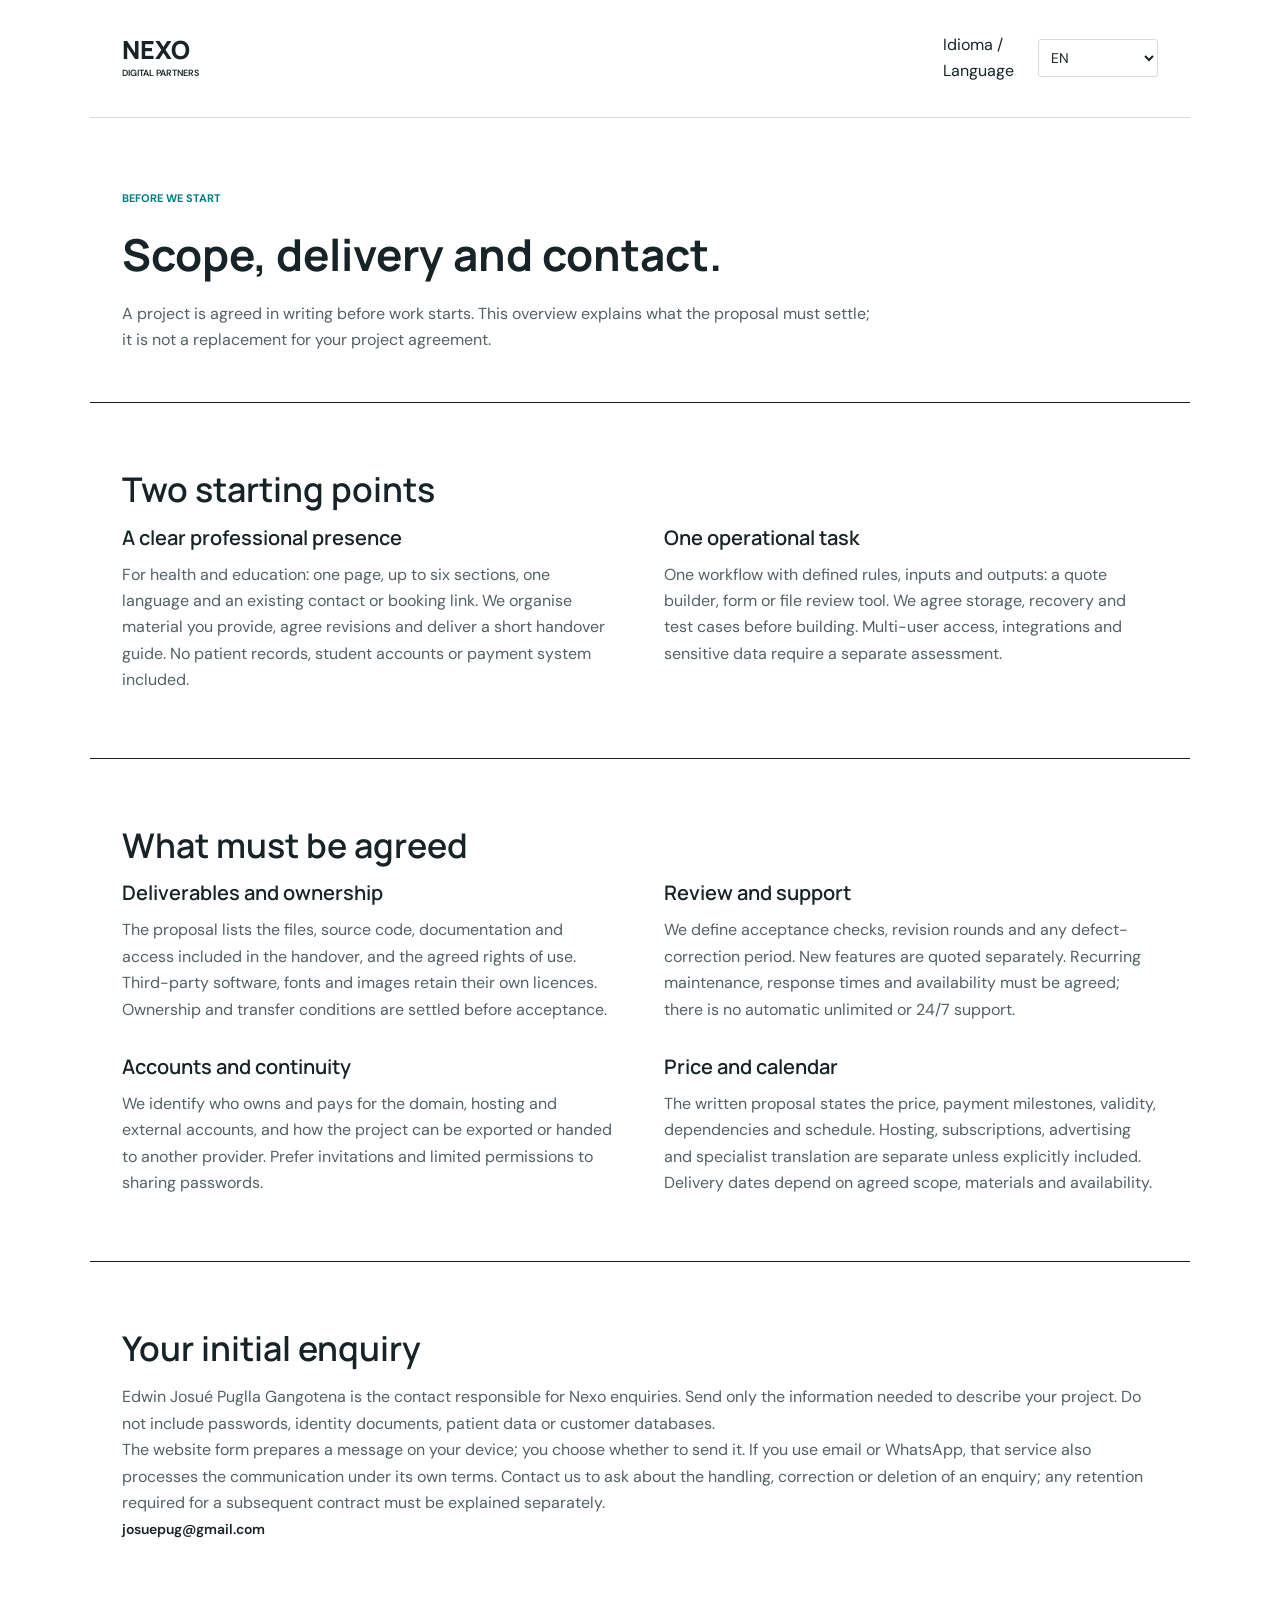
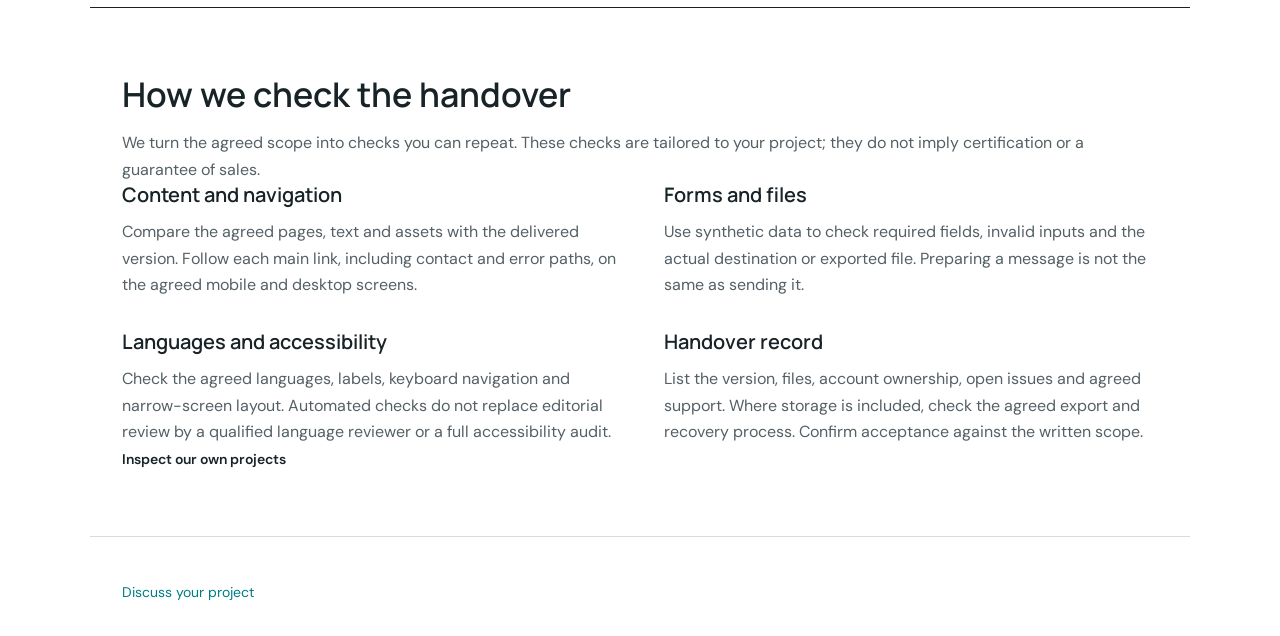
<file: delivery/index.html>
<!doctype html>
<html lang="es">
<head><meta charset="utf-8"><meta name="viewport" content="width=device-width,initial-scale=1"><title>Entrega y contacto | Nexo Digital Partners</title><meta name="description" content="Cómo acordamos el alcance, la entrega, el soporte y el contacto en Nexo."><link rel="stylesheet" href="../styles.css"><link rel="stylesheet" href="../cases/cases.css"><script src="../cases/cases.js" defer></script></head>
<body data-title-es="Entrega y contacto | Nexo Digital Partners" data-title-en="Delivery and contact | Nexo Digital Partners">
<header class="case-header"><a class="brand" href="../"><strong>NEXO<span>DIGITAL PARTNERS</span></strong></a><div><label for="case-language">Idioma / Language</label><select id="case-language"><option value="es">ES</option><option value="en">EN</option></select></div></header>
<main id="main">
<section class="case-intro"><p class="eyebrow" data-en="Before we start">Antes de empezar</p><h1 data-en="Scope, delivery and contact.">Alcance, entrega y contacto.</h1><p data-en="A project is agreed in writing before work starts. This overview explains what the proposal must settle; it is not a replacement for your project agreement.">El proyecto se acuerda por escrito antes de comenzar. Este resumen explica lo que debe quedar definido en la propuesta; no sustituye el acuerdo de tu proyecto.</p></section>
<article class="case-study"><h2 data-en="Two starting points">Dos puntos de partida</h2><div class="case-details">
<section><h3 data-en="A clear professional presence">Una presencia profesional clara</h3><p data-en="For health and education: one page, up to six sections, one language and an existing contact or booking link. We organise material you provide, agree revisions and deliver a short handover guide. No patient records, student accounts or payment system included.">Para salud y educación: una página, hasta seis secciones, un idioma y un enlace de contacto o agenda existente. Organizamos el material que aportas, acordamos revisiones y entregamos una guía breve. No incluye historias clínicas, cuentas de estudiantes ni sistema de cobros.</p></section>
<section><h3 data-en="One operational task">Una tarea operativa</h3><p data-en="One workflow with defined rules, inputs and outputs: a quote builder, form or file review tool. We agree storage, recovery and test cases before building. Multi-user access, integrations and sensitive data require a separate assessment.">Un flujo con reglas, entradas y salidas definidas: cotizador, formulario o revisión de archivos. Acordamos almacenamiento, recuperación y casos de prueba antes de construir. Multiusuario, integraciones y datos sensibles requieren evaluación aparte.</p></section></div></article>
<article class="case-study"><h2 data-en="What must be agreed">Lo que debe quedar acordado</h2><div class="case-details">
<section><h3 data-en="Deliverables and ownership">Entregables y propiedad</h3><p data-en="The proposal lists the files, source code, documentation and access included in the handover, and the agreed rights of use. Third-party software, fonts and images retain their own licences. Ownership and transfer conditions are settled before acceptance.">La propuesta enumera los archivos, código fuente, documentación y accesos incluidos en la entrega, y los derechos de uso acordados. El software, las fuentes y las imágenes de terceros conservan sus licencias. Las condiciones de propiedad y transferencia se resuelven antes de aceptar.</p></section>
<section><h3 data-en="Review and support">Revisión y soporte</h3><p data-en="We define acceptance checks, revision rounds and any defect-correction period. New features are quoted separately. Recurring maintenance, response times and availability must be agreed; there is no automatic unlimited or 24/7 support.">Definimos las comprobaciones de aceptación, rondas de ajustes y el periodo de corrección de defectos, si se incluye. Las funciones nuevas se cotizan aparte. Mantenimiento recurrente, tiempos de respuesta y disponibilidad deben acordarse; no hay soporte ilimitado ni 24/7 automático.</p></section>
<section><h3 data-en="Accounts and continuity">Cuentas y continuidad</h3><p data-en="We identify who owns and pays for the domain, hosting and external accounts, and how the project can be exported or handed to another provider. Prefer invitations and limited permissions to sharing passwords.">Identificamos quién es titular y quién paga el dominio, alojamiento y cuentas externas, y cómo exportar el proyecto o entregarlo a otro proveedor. Preferimos invitaciones y permisos limitados a compartir contraseñas.</p></section>
<section><h3 data-en="Price and calendar">Precio y calendario</h3><p data-en="The written proposal states the price, payment milestones, validity, dependencies and schedule. Hosting, subscriptions, advertising and specialist translation are separate unless explicitly included. Delivery dates depend on agreed scope, materials and availability.">La propuesta escrita indica precio, hitos de pago, vigencia, dependencias y calendario. Alojamiento, suscripciones, publicidad y traducción especializada van aparte salvo inclusión expresa. Las fechas dependen del alcance, materiales y disponibilidad acordados.</p></section></div></article>
<article class="case-study" id="contact-data"><h2 data-en="Your initial enquiry">Tu consulta inicial</h2><p data-en="Edwin Josué Puglla Gangotena is the contact responsible for Nexo enquiries. Send only the information needed to describe your project. Do not include passwords, identity documents, patient data or customer databases.">Edwin Josué Puglla Gangotena es el contacto responsable de las consultas de Nexo. Envía solo la información necesaria para describir tu proyecto. No incluyas contraseñas, documentos de identidad, datos de pacientes ni bases de clientes.</p><p data-en="The website form prepares a message on your device; you choose whether to send it. If you use email or WhatsApp, that service also processes the communication under its own terms. Contact us to ask about the handling, correction or deletion of an enquiry; any retention required for a subsequent contract must be explained separately.">El formulario de la web prepara el mensaje en tu dispositivo; tú decides si lo envías. Si usas correo o WhatsApp, ese servicio también procesa la comunicación según sus propias condiciones. Puedes contactarnos para consultar el tratamiento, corrección o eliminación de una consulta; la conservación necesaria para un contrato posterior debe explicarse por separado.</p><a class="text-link" href="mailto:josuepug@gmail.com">josuepug@gmail.com</a></article>
<article class="case-study" id="acceptance"><h2 data-en="How we check the handover">Cómo comprobamos la entrega</h2><p data-en="We turn the agreed scope into checks you can repeat. These checks are tailored to your project; they do not imply certification or a guarantee of sales.">Convertimos el alcance acordado en comprobaciones que puedes repetir. Se adaptan a tu proyecto; no implican certificación ni garantía de ventas.</p><div class="case-details">
<section><h3 data-en="Content and navigation">Contenido y navegación</h3><p data-en="Compare the agreed pages, text and assets with the delivered version. Follow each main link, including contact and error paths, on the agreed mobile and desktop screens.">Comparar páginas, textos y recursos aprobados con la versión entregada. Recorrer los enlaces principales, incluidos contacto y errores, en las pantallas móviles y de escritorio acordadas.</p></section>
<section><h3 data-en="Forms and files">Formularios y archivos</h3><p data-en="Use synthetic data to check required fields, invalid inputs and the actual destination or exported file. Preparing a message is not the same as sending it.">Usar datos sintéticos para comprobar campos obligatorios, entradas inválidas y el destino real o archivo exportado. Preparar un mensaje no equivale a enviarlo.</p></section>
<section><h3 data-en="Languages and accessibility">Idiomas y accesibilidad</h3><p data-en="Check the agreed languages, labels, keyboard navigation and narrow-screen layout. Automated checks do not replace editorial review by a qualified language reviewer or a full accessibility audit.">Revisar los idiomas acordados, etiquetas, navegación con teclado y presentación en pantallas estrechas. Las pruebas automáticas no sustituyen la revisión editorial por una persona competente en el idioma ni una auditoría completa de accesibilidad.</p></section>
<section><h3 data-en="Handover record">Registro de entrega</h3><p data-en="List the version, files, account ownership, open issues and agreed support. Where storage is included, check the agreed export and recovery process. Confirm acceptance against the written scope.">Enumerar versión, archivos, titularidad de cuentas, incidencias pendientes y soporte acordado. Si incluye almacenamiento, comprobar la exportación y recuperación acordadas. Confirmar aceptación frente al alcance escrito.</p></section>
</div><a class="text-link" href="../cases/" data-en="Inspect our own projects">Comprobar nuestros proyectos propios</a></article>
</main><footer class="case-footer"><a href="../#contacto" data-en="Discuss your project">Conversar sobre tu proyecto</a></footer></body></html>
</file>
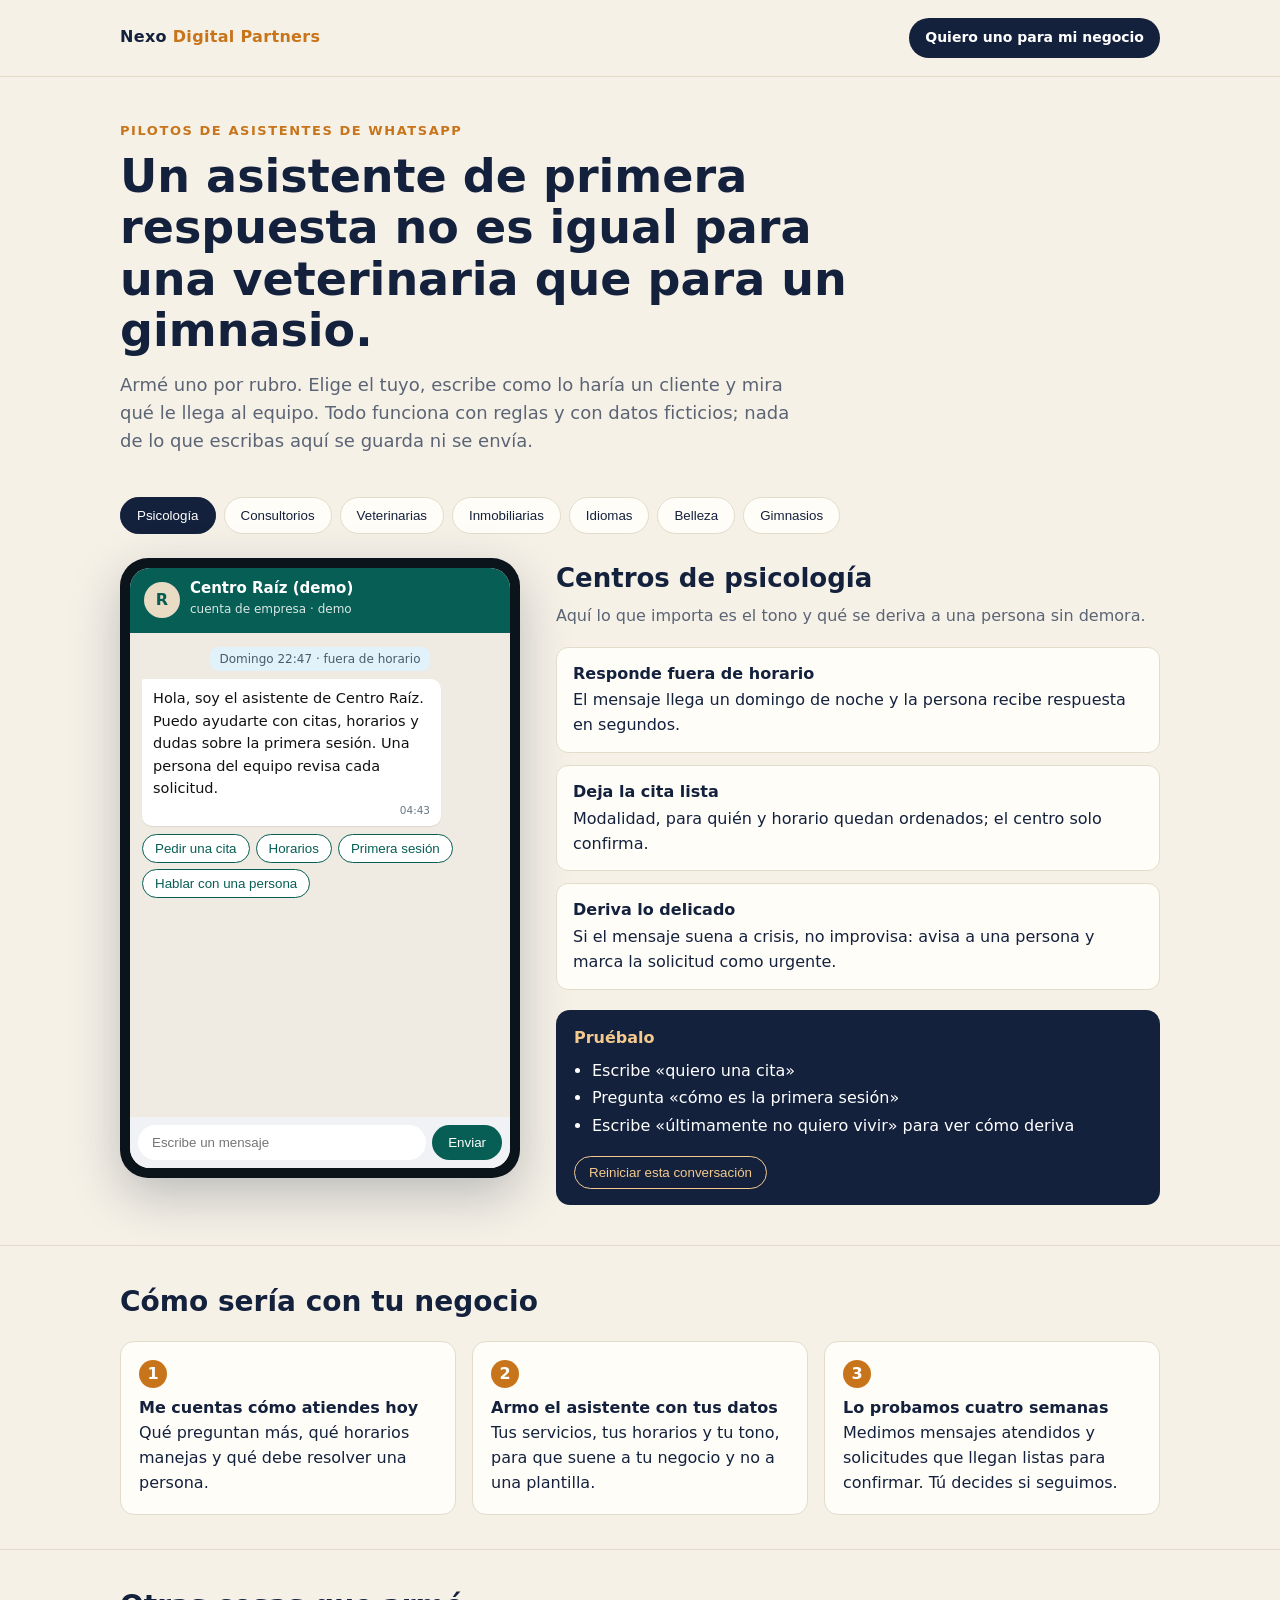
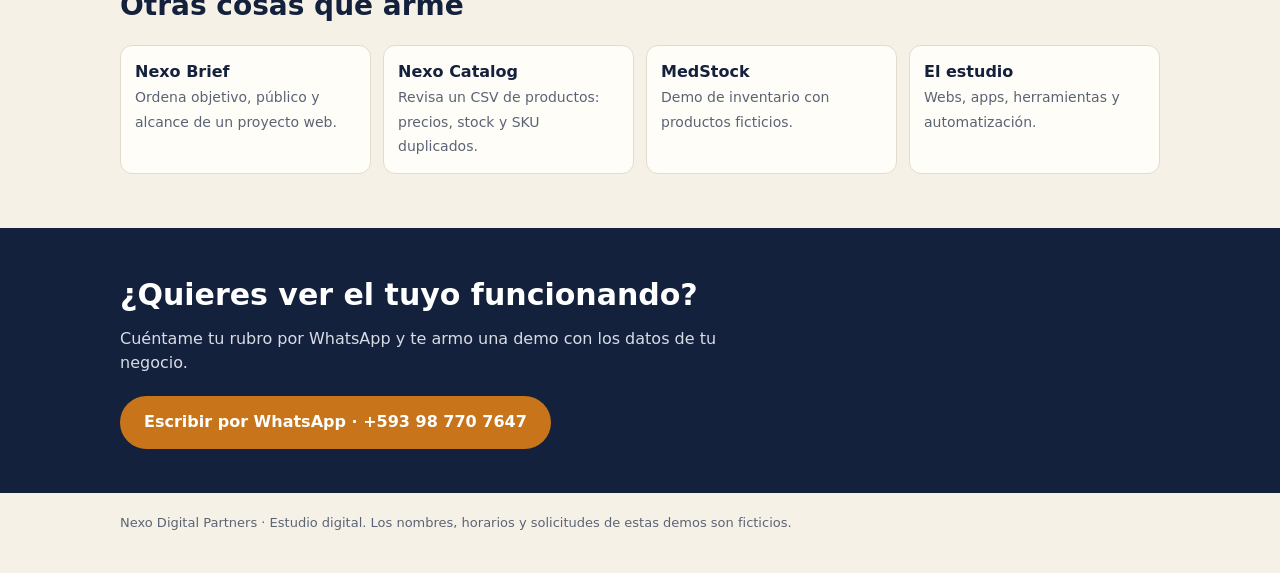
<file: pilotos/index.html>
<!DOCTYPE html>
<html lang="es">
<head>
<meta charset="utf-8">
<meta name="viewport" content="width=device-width, initial-scale=1">
<title>Pilotos de asistentes de WhatsApp · Nexo Digital Partners</title>
<meta name="description" content="Prueba un asistente de primera respuesta para tu rubro: psicología, consultorios, veterinarias, inmobiliarias, idiomas, belleza y gimnasios. Demos con datos ficticios.">
<link rel="canonical" href="https://nexodipa.github.io/nexo-digital-partners/pilotos/">
<meta property="og:title" content="Pilotos de asistentes de WhatsApp · Nexo Digital Partners">
<meta property="og:description" content="Prueba un asistente de primera respuesta para tu rubro. Siete demos con datos ficticios.">
<meta property="og:type" content="website">
<meta property="og:url" content="https://nexodipa.github.io/nexo-digital-partners/pilotos/">
<style>
:root{--cream:#f6f1e7;--paper:#fffdf8;--navy:#14213d;--gray:#5b6475;--amber:#c8741a;--line:#e3dccb;--wa:#dcf8c6;--ok:#2f6b4f}
*{box-sizing:border-box}
html{scroll-behavior:smooth}
body{margin:0;background:var(--cream);color:var(--navy);font-family:Inter,system-ui,-apple-system,"Segoe UI",Roboto,sans-serif;line-height:1.55}
a{color:var(--amber)}
.wrap{max-width:1080px;margin:0 auto;padding:0 20px}
header.top{padding:18px 0;border-bottom:1px solid var(--line)}
header.top .wrap{display:flex;justify-content:space-between;align-items:center;gap:12px}
.brand{font-weight:700;letter-spacing:.02em}
.brand span{color:var(--amber)}
.cta-s{background:var(--navy);color:#fff;text-decoration:none;padding:9px 16px;border-radius:999px;font-size:14px;font-weight:600}
.hero{padding:44px 0 20px}
.kicker{color:var(--amber);font-weight:700;font-size:13px;letter-spacing:.12em;text-transform:uppercase}
h1{font-size:clamp(28px,4.6vw,46px);line-height:1.12;margin:10px 0 14px;max-width:760px}
.lead{font-size:18px;color:var(--gray);max-width:680px;margin:0}
.tabs{display:flex;gap:8px;overflow-x:auto;padding:22px 0 14px;scrollbar-width:thin}
.tab{flex:0 0 auto;border:1px solid var(--line);background:var(--paper);color:var(--navy);padding:10px 16px;border-radius:999px;font:600 14px inherit;cursor:pointer}
.tab[aria-selected=true]{background:var(--navy);color:#fff;border-color:var(--navy)}
.tab:focus-visible,.chip:focus-visible,button:focus-visible,input:focus-visible,a:focus-visible{outline:3px solid var(--amber);outline-offset:2px}
.stage{display:grid;grid-template-columns:minmax(0,400px) minmax(0,1fr);gap:36px;align-items:start;padding:10px 0 40px}
.phone{background:#0b141a;border-radius:28px;padding:10px;box-shadow:0 18px 50px rgba(20,33,61,.25);max-width:400px;width:100%}
.screen{background:#efeae2;border-radius:20px;overflow:hidden;display:flex;flex-direction:column;height:600px}
.wa-head{background:#075e54;color:#fff;padding:12px 14px;display:flex;gap:10px;align-items:center}
.av{width:36px;height:36px;border-radius:50%;background:#e8dcc4;color:#075e54;display:flex;align-items:center;justify-content:center;font-weight:800}
.wa-head b{display:block;font-size:15px;line-height:1.1}
.wa-head small{opacity:.85;font-size:12px}
.log{flex:1;overflow-y:auto;padding:14px 12px;display:flex;flex-direction:column;gap:8px}
.day{align-self:center;background:#e1f2fb;color:#4a5c68;font-size:12px;padding:3px 10px;border-radius:8px}
.msg{max-width:84%;padding:8px 11px;border-radius:10px;font-size:14.5px;white-space:pre-wrap;box-shadow:0 1px 1px rgba(0,0,0,.08);color:#111}
.msg.bot{background:#fff;align-self:flex-start;border-top-left-radius:2px}
.msg.me{background:var(--wa);align-self:flex-end;border-top-right-radius:2px}
.msg time{display:block;text-align:right;font-size:10.5px;color:#667781;margin-top:2px}
.chips{display:flex;flex-wrap:wrap;gap:6px;align-self:flex-start;max-width:92%}
.chip{border:1px solid #075e54;background:#fff;color:#075e54;border-radius:999px;padding:6px 12px;font:600 13px inherit;cursor:pointer}
.chip:hover{background:#e7f3ef}
.card{background:#fff;border:1px solid var(--line);border-left:5px solid var(--ok);border-radius:10px;padding:10px 12px;font-size:13.5px;align-self:stretch}
.card.urgent{border-left-color:#b3261e}
.card h4{margin:0 0 6px;font-size:13px;letter-spacing:.06em;text-transform:uppercase;color:var(--gray)}
.card dl{margin:0;display:grid;grid-template-columns:auto 1fr;gap:2px 10px}
.card dt{color:var(--gray)}
.card dd{margin:0;font-weight:600}
.card p{margin:8px 0 0;color:var(--ok);font-weight:600}
.card.urgent p{color:#b3261e}
.compose{display:flex;gap:6px;padding:8px;background:#f0f2f5}
.compose input{flex:1;border:0;border-radius:999px;padding:10px 14px;font:14.5px inherit}
.compose button{border:0;background:#075e54;color:#fff;border-radius:999px;padding:0 16px;font:700 14px inherit;cursor:pointer}
.side h2{font-size:26px;margin:0 0 6px}
.side .sub{color:var(--gray);margin:0 0 18px}
.facts{list-style:none;margin:0 0 20px;padding:0;display:grid;gap:12px}
.facts li{background:var(--paper);border:1px solid var(--line);border-radius:12px;padding:14px 16px}
.facts b{display:block;margin-bottom:2px}
.try{background:var(--navy);color:#fff;border-radius:14px;padding:16px 18px}
.try b{color:#f4c98d}
.try ul{margin:8px 0 0;padding-left:18px}
.try li{margin:3px 0}
.reset{background:none;border:1px solid #f4c98d;color:#f4c98d;border-radius:999px;padding:8px 14px;font:600 13px inherit;cursor:pointer;margin-top:14px}
section.how{padding:34px 0;border-top:1px solid var(--line)}
section.how h2{font-size:28px;margin:0 0 18px}
.steps{display:grid;grid-template-columns:repeat(3,1fr);gap:16px;list-style:none;padding:0;margin:0;counter-reset:s}
.steps li{background:var(--paper);border:1px solid var(--line);border-radius:14px;padding:18px;counter-increment:s}
.steps li::before{content:counter(s);display:inline-flex;width:28px;height:28px;border-radius:50%;background:var(--amber);color:#fff;align-items:center;justify-content:center;font-weight:700;margin-bottom:8px}
.steps b{display:block}
.others{display:grid;grid-template-columns:repeat(4,1fr);gap:12px}
.others a{display:block;background:var(--paper);border:1px solid var(--line);border-radius:12px;padding:14px;text-decoration:none;color:var(--navy)}
.others a b{display:block}
.others a span{color:var(--gray);font-size:14px}
.final{background:var(--navy);color:#fff;padding:44px 0;margin-top:20px}
.final h2{margin:0 0 8px;font-size:30px}
.final p{margin:0 0 20px;color:#d8dce6;max-width:620px}
.wa-btn{display:inline-block;background:var(--amber);color:#fff;text-decoration:none;padding:14px 24px;border-radius:999px;font-weight:700}
footer{padding:20px 0 40px;color:var(--gray);font-size:13px}
@media(max-width:860px){.stage{grid-template-columns:1fr}.phone{margin:0 auto}.steps,.others{grid-template-columns:1fr 1fr}}
@media(max-width:520px){.steps,.others{grid-template-columns:1fr}.screen{height:540px}}
@media(prefers-reduced-motion:reduce){html{scroll-behavior:auto}}
</style>
</head>
<body>
<header class="top"><div class="wrap">
  <div class="brand">Nexo <span>Digital Partners</span></div>
  <a class="cta-s" href="#contacto">Quiero uno para mi negocio</a>
</div></header>

<main>
<div class="wrap">
  <div class="hero">
    <div class="kicker">Pilotos de asistentes de WhatsApp</div>
    <h1>Un asistente de primera respuesta no es igual para una veterinaria que para un gimnasio.</h1>
    <p class="lead">Armé uno por rubro. Elige el tuyo, escribe como lo haría un cliente y mira qué le llega al equipo. Todo funciona con reglas y con datos ficticios; nada de lo que escribas aquí se guarda ni se envía.</p>
  </div>

  <div class="tabs" role="tablist" aria-label="Rubros" id="tabs"></div>

  <div class="stage">
    <div class="phone" aria-label="Simulación de chat de WhatsApp">
      <div class="screen">
        <div class="wa-head"><div class="av" id="av">N</div><div><b id="bizname">Negocio</b><small>cuenta de empresa · demo</small></div></div>
        <div class="log" id="log" role="log" aria-live="polite"></div>
        <form class="compose" id="form" autocomplete="off">
          <input id="inp" type="text" placeholder="Escribe un mensaje" aria-label="Escribe un mensaje">
          <button type="submit">Enviar</button>
        </form>
      </div>
    </div>

    <div class="side">
      <h2 id="sTitle"></h2>
      <p class="sub" id="sSub"></p>
      <ul class="facts" id="facts"></ul>
      <div class="try"><b>Pruébalo</b>
        <ul id="tryList"></ul>
        <button class="reset" id="reset" type="button">Reiniciar esta conversación</button>
      </div>
    </div>
  </div>
</div>

<section class="how"><div class="wrap">
  <h2>Cómo sería con tu negocio</h2>
  <ol class="steps">
    <li><b>Me cuentas cómo atiendes hoy</b>Qué preguntan más, qué horarios manejas y qué debe resolver una persona.</li>
    <li><b>Armo el asistente con tus datos</b>Tus servicios, tus horarios y tu tono, para que suene a tu negocio y no a una plantilla.</li>
    <li><b>Lo probamos cuatro semanas</b>Medimos mensajes atendidos y solicitudes que llegan listas para confirmar. Tú decides si seguimos.</li>
  </ol>
</div></section>

<section class="how"><div class="wrap">
  <h2>Otras cosas que armé</h2>
  <div class="others">
    <a href="https://nexodipa.github.io/nexo-digital-partners/products/brief-kit/" target="_blank" rel="noopener"><b>Nexo Brief</b><span>Ordena objetivo, público y alcance de un proyecto web.</span></a>
    <a href="https://nexodipa.github.io/nexo-digital-partners/products/catalog-check/" target="_blank" rel="noopener"><b>Nexo Catalog</b><span>Revisa un CSV de productos: precios, stock y SKU duplicados.</span></a>
    <a href="https://nexodipa.github.io/nexo-digital-partners/demos/medstock/" target="_blank" rel="noopener"><b>MedStock</b><span>Demo de inventario con productos ficticios.</span></a>
    <a href="https://nexodipa.github.io/nexo-digital-partners/" target="_blank" rel="noopener"><b>El estudio</b><span>Webs, apps, herramientas y automatización.</span></a>
  </div>
</div></section>

<div class="final" id="contacto"><div class="wrap">
  <h2>¿Quieres ver el tuyo funcionando?</h2>
  <p>Cuéntame tu rubro por WhatsApp y te armo una demo con los datos de tu negocio.</p>
  <a class="wa-btn" id="waLink" href="https://wa.me/593987707647?text=Hola%2C%20vi%20los%20pilotos%20de%20Nexo%20y%20quiero%20ver%20uno%20para%20mi%20negocio." target="_blank" rel="noopener">Escribir por WhatsApp · +593 98 770 7647</a>
</div></div>
</main>

<footer><div class="wrap">Nexo Digital Partners · Estudio digital. Los nombres, horarios y solicitudes de estas demos son ficticios.</div></footer>

<script>
(function(){
"use strict";
var norm=function(s){return s.toLowerCase().normalize("NFD").replace(/[̀-ͯ]/g,"").replace(/[^a-z0-9ñ\s]/g," ").replace(/\s+/g," ").trim();};
var has=function(t,keys){for(var i=0;i<keys.length;i++){if(t.indexOf(keys[i])>-1)return true;}return false;};

/* Cada rubro: negocio ficticio, hora simulada, menú, intents por palabras clave y flujos con pasos. */
var S=[
{id:"psi",tab:"Psicología",biz:"Centro Raíz (demo)",av:"R",day:"Domingo 22:47",
 title:"Centros de psicología",
 sub:"Aquí lo que importa es el tono y qué se deriva a una persona sin demora.",
 facts:[["Responde fuera de horario","El mensaje llega un domingo de noche y la persona recibe respuesta en segundos."],["Deja la cita lista","Modalidad, para quién y horario quedan ordenados; el centro solo confirma."],["Deriva lo delicado","Si el mensaje suena a crisis, no improvisa: avisa a una persona y marca la solicitud como urgente."]],
 tryIt:["Escribe «quiero una cita»","Pregunta «cómo es la primera sesión»","Escribe «últimamente no quiero vivir» para ver cómo deriva"],
 hello:"Hola, soy el asistente de Centro Raíz. Puedo ayudarte con citas, horarios y dudas sobre la primera sesión. Una persona del equipo revisa cada solicitud.",
 menu:["Pedir una cita","Horarios","Primera sesión","Hablar con una persona"],
 crisis:{k:["no quiero vivir","quitarme la vida","suicid","hacerme dano","me quiero morir","matarme"],reply:"Gracias por escribirlo. Lo que cuentas es importante y quiero que lo lea una persona ahora mismo. Si estás en peligro o pensando en hacerte daño, llama al 911. Ya avisé al equipo del centro para que te contacte con prioridad.",card:{t:"Alerta prioritaria",rows:[["Motivo","Mensaje con posible riesgo"],["Acción","Una persona del equipo debe contactar ya"]],p:"Marcada como urgente. No se agenda con el asistente.",urgent:true}},
 intents:[
  {k:["horario","atienden","abren","hora de atencion"],r:"Atendemos de lunes a viernes de 9:00 a 19:00 y los sábados de 9:00 a 13:00. Puedes dejar tu solicitud a cualquier hora y la confirman en horario de atención.",c:["Pedir una cita"]},
  {k:["primera sesion","primera consulta","como es","como funciona","que pasa"],r:"La primera sesión es una conversación para conocerte y entender qué te trae. Dura alrededor de 50 minutos y la persona que te atienda define contigo los siguientes pasos. Puedes elegir presencial o virtual.",c:["Pedir una cita","Hablar con una persona"]},
  {k:["donde","direccion","ubicacion","llegar"],r:"Estamos en el norte de Quito, cerca de Av. Amazonas (dirección ficticia de esta demo). Si prefieres, también atendemos en modalidad virtual.",c:["Pedir una cita"]},
  {k:["cita","agendar","reservar","turno","sesion","consulta"],flow:"cita"},
  {k:["persona","humano","alguien","secretaria"],flow:"humano"}
 ],
 flows:{
  cita:{steps:[{key:"Modalidad",ask:"Con gusto. ¿Prefieres sesión presencial o virtual?",c:["Presencial","Virtual"]},{key:"Para",ask:"¿La cita es para ti, para tu hijo o hija, o para una pareja?",c:["Para mí","Para mi hijo/a","Pareja"]},{key:"Horario",ask:"¿Qué horario te queda mejor?",c:["Mañana","Tarde","Sábado"]}],done:"Listo, dejé tu solicitud ordenada. Una persona del centro te escribirá en horario de atención para confirmar el día y la hora.",title:"Solicitud de cita",rows:[["Contacto","+593 99 000 0000 (ficticio)"]]},
  humano:{steps:[{key:"Tema",ask:"Claro. ¿Sobre qué quieres hablar con el equipo?",c:["Una cita","Una consulta","Otro tema"]}],done:"Perfecto. Le pasé tu mensaje a una persona del equipo y te escribirá en horario de atención.",title:"Pedido de contacto",rows:[["Contacto","+593 99 000 0000 (ficticio)"]]}
 }},
{id:"med",tab:"Consultorios",biz:"Consultorio Ámbar (demo)",av:"Á",day:"Martes 20:15",
 title:"Consultorios médicos y odontológicos",
 sub:"El teléfono suena mientras el profesional atiende. El asistente toma el pedido y deja la cita lista.",
 facts:[["Atiende lo repetitivo","Horarios, ubicación, qué documentos llevar y cómo pedir cita."],["Ordena la solicitud","Especialidad, si es primera vez y horario preferido, listo para confirmar."],["No da consejo clínico","Todo lo que sea de salud se deriva al profesional."]],
 tryIt:["Escribe «necesito una cita con odontología»","Pregunta «qué debo llevar»","Escribe «me duele el pecho» y mira cómo responde"],
 hello:"Hola, soy el asistente del Consultorio Ámbar. Te ayudo a pedir cita y resuelvo dudas sobre horarios y qué llevar. Las citas las confirma una persona.",
 menu:["Pedir cita","Horarios","Qué debo llevar","Hablar con una persona"],
 crisis:{k:["me duele el pecho","no puedo respirar","desmayo","sangrado","emergencia","urgencia"],reply:"Eso no puede esperar a una cita. Si es una emergencia, llama al 911 o acude a urgencias ahora. Ya avisé al consultorio.",card:{t:"Alerta prioritaria",rows:[["Motivo","Mensaje con posible urgencia"],["Acción","Contactar a la persona de inmediato"]],p:"Marcada como urgente. El asistente no hace valoración clínica.",urgent:true}},
 intents:[
  {k:["horario","atienden","abren"],r:"Atendemos de lunes a viernes de 8:00 a 18:00. Odontología también los sábados por la mañana. Puedes dejar tu solicitud a cualquier hora.",c:["Pedir cita"]},
  {k:["llevar","documentos","requisitos","traer"],r:"Para la primera cita trae tu cédula y, si los tienes, exámenes o informes anteriores. Si vienes por un seguro, trae también tu credencial.",c:["Pedir cita"]},
  {k:["donde","direccion","ubicacion"],r:"Estamos en Quito, sector La Carolina (dirección ficticia de esta demo), con parqueadero para pacientes.",c:["Pedir cita"]},
  {k:["cita","agendar","reservar","turno","odontolog","pediatr","medicina general","consulta"],flow:"cita"},
  {k:["persona","humano","alguien","secretaria"],flow:"humano"}
 ],
 flows:{
  cita:{steps:[{key:"Especialidad",ask:"Claro. ¿Con qué especialidad quieres la cita?",c:["Medicina general","Odontología","Pediatría"]},{key:"Primera vez",ask:"¿Es tu primera vez en el consultorio?",c:["Sí, primera vez","Ya soy paciente"]},{key:"Horario",ask:"¿Qué horario prefieres?",c:["Mañana","Tarde","Sábado"]}],done:"Listo. Dejé tu solicitud completa y una persona del consultorio te confirmará el día y la hora.",title:"Solicitud de cita",rows:[["Contacto","+593 98 000 0000 (ficticio)"]]},
  humano:{steps:[{key:"Tema",ask:"Con gusto. ¿Qué necesitas consultar con el consultorio?",c:["Una cita","Resultados","Otro tema"]}],done:"Anotado. Una persona del consultorio te escribirá en horario de atención.",title:"Pedido de contacto",rows:[["Contacto","+593 98 000 0000 (ficticio)"]]}
 }},
{id:"vet",tab:"Veterinarias",biz:"Veterinaria Huellas (demo)",av:"H",day:"Sábado 19:30",
 title:"Veterinarias",
 sub:"Aquí la urgencia cambia todo: una mascota que respira mal no puede esperar a que alguien lea el chat.",
 facts:[["Separa urgencia de rutina","Si el mensaje suena a emergencia, responde con la indicación de llamar ya y avisa al equipo."],["Agenda lo de siempre","Vacunas, control y consulta: especie, nombre y motivo quedan ordenados."],["Cubre el fin de semana","Los sábados por la tarde llegan más mensajes de los que alguien puede contestar."]],
 tryIt:["Escribe «quiero vacunar a mi cachorro»","Pregunta por el horario","Escribe «mi perro se envenenó» para ver la rama de urgencia"],
 hello:"Hola, soy el asistente de Veterinaria Huellas. Puedo agendar consultas y vacunas, o avisar al equipo si es una urgencia. ¿Qué necesitas?",
 menu:["Agendar consulta","Vacunas","Urgencia","Horarios"],
 crisis:{k:["urgencia","emergencia","envenen","atropell","convulsion","no respira","sangra","se esta muriendo"],reply:"Si tu mascota está grave, no esperes: llama ahora a la clínica al 02 000 0000 (número ficticio) y vente de inmediato. Ya avisé al equipo para que te esperen.",card:{t:"Urgencia veterinaria",rows:[["Prioridad","Alta"],["Acción","Llamar al cliente y preparar recepción"]],p:"Avisada al equipo de turno.",urgent:true}},
 intents:[
  {k:["horario","atienden","abren","hasta que hora"],r:"Atendemos de lunes a sábado de 8:00 a 19:00 y domingos de 9:00 a 13:00. Urgencias, todos los días por llamada.",c:["Agendar consulta","Urgencia"]},
  {k:["donde","direccion","ubicacion"],r:"Estamos en Quito, sector Cumbayá (dirección ficticia de esta demo), con parqueadero.",c:["Agendar consulta"]},
  {k:["vacuna","vacunar","desparasit","cachorro"],flow:"vacuna"},
  {k:["consulta","cita","agendar","reservar","control","turno"],flow:"consulta"},
  {k:["persona","humano","alguien","veterinario"],flow:"humano"}
 ],
 flows:{
  vacuna:{steps:[{key:"Mascota",ask:"Con gusto. ¿Es perro, gato u otra mascota?",c:["Perro","Gato","Otra"]},{key:"Nombre",ask:"¿Cómo se llama?"},{key:"Edad",ask:"¿Qué edad tiene aproximadamente?",c:["Cachorro","Adulto","No sé"]},{key:"Horario",ask:"¿Qué horario te queda mejor para ir?",c:["Mañana","Tarde","Fin de semana"]}],done:"Listo. Dejé la solicitud de vacunación. El veterinario define el esquema para tu mascota y una persona te confirmará la hora.",title:"Solicitud de vacunación",rows:[["Contacto","+593 99 111 0000 (ficticio)"]]},
  consulta:{steps:[{key:"Mascota",ask:"Claro. ¿Es perro, gato u otra mascota?",c:["Perro","Gato","Otra"]},{key:"Nombre",ask:"¿Cómo se llama?"},{key:"Motivo",ask:"¿Cuál es el motivo de la consulta?",c:["Control","Malestar","Piel o heridas","Otro"]},{key:"Horario",ask:"¿Qué horario prefieres?",c:["Mañana","Tarde","Fin de semana"]}],done:"Listo. La solicitud queda ordenada y una persona de la clínica te confirmará el horario.",title:"Solicitud de consulta",rows:[["Contacto","+593 99 111 0000 (ficticio)"]]},
  humano:{steps:[{key:"Tema",ask:"Claro. ¿Sobre qué quieres hablar con el equipo?",c:["Una consulta","Un resultado","Otro tema"]}],done:"Anotado. Una persona de la clínica te escribirá pronto.",title:"Pedido de contacto",rows:[["Contacto","+593 99 111 0000 (ficticio)"]]}
 }},
{id:"inm",tab:"Inmobiliarias",biz:"Casa Nueva Inmobiliaria (demo)",av:"C",day:"Lunes 21:05",
 title:"Inmobiliarias",
 sub:"Cada consulta es un posible cliente. La diferencia está en calificar rápido y agendar la visita antes de que se enfríe.",
 facts:[["Califica en un minuto","Compra o arriendo, sector, tipo de propiedad, presupuesto y plazo."],["Agenda visitas","Deja al asesor la lista de quién quiere ver qué y cuándo."],["Capta propietarios","Quien quiere publicar su propiedad queda separado de quien busca."]],
 tryIt:["Escribe «busco un departamento para arrendar»","Pregunta «quiero vender mi casa»","Pide «hablar con un asesor»"],
 hello:"Hola, soy el asistente de Casa Nueva Inmobiliaria. Te ayudo a buscar una propiedad, a publicar la tuya o a coordinar una visita.",
 menu:["Quiero comprar","Quiero arrendar","Quiero vender o publicar","Hablar con un asesor"],
 intents:[
  {k:["horario","atienden","abren"],r:"El equipo atiende de lunes a sábado de 9:00 a 18:00. Las visitas se coordinan también en fin de semana.",c:["Quiero comprar","Quiero arrendar"]},
  {k:["vender","publicar","mi casa","mi departamento","propietario"],flow:"vender"},
  {k:["comprar","compra","adquirir"],flow:"comprar"},
  {k:["arrendar","arriendo","alquilar","alquiler","rentar"],flow:"arrendar"},
  {k:["visita","ver la propiedad","conocer"],flow:"comprar"},
  {k:["persona","humano","asesor","agente"],flow:"humano"}
 ],
 flows:{
  comprar:{steps:[{key:"Interés",ask:"Perfecto, busquemos algo para comprar. ¿Qué tipo de propiedad?",c:["Casa","Departamento","Terreno","Local"]},{key:"Sector",ask:"¿En qué zona?",c:["Norte de Quito","Cumbayá y valles","Sur de Quito"]},{key:"Presupuesto",ask:"¿Cuál es tu presupuesto aproximado? Puedes escribir un rango."},{key:"Plazo",ask:"¿Para cuándo quieres decidir?",c:["Este mes","En 3 meses","Solo estoy mirando"]}],done:"Listo. Con esto el asesor te prepara opciones y coordina una visita contigo.",title:"Consulta de compra",rows:[["Contacto","+593 98 222 0000 (ficticio)"]]},
  arrendar:{steps:[{key:"Interés",ask:"Perfecto. ¿Qué tipo de propiedad buscas para arrendar?",c:["Departamento","Casa","Local","Suite"]},{key:"Sector",ask:"¿En qué zona?",c:["Norte de Quito","Cumbayá y valles","Sur de Quito"]},{key:"Presupuesto",ask:"¿Cuál es tu presupuesto mensual aproximado?"},{key:"Mudanza",ask:"¿Para cuándo necesitas mudarte?",c:["Este mes","En 2 meses","Sin apuro"]}],done:"Listo. El asesor te enviará opciones que encajen y coordinará visitas.",title:"Consulta de arriendo",rows:[["Contacto","+593 98 222 0000 (ficticio)"]]},
  vender:{steps:[{key:"Operación",ask:"Con gusto. ¿Quieres vender o arrendar tu propiedad?",c:["Vender","Arrendar"]},{key:"Propiedad",ask:"¿Qué tipo de propiedad es?",c:["Casa","Departamento","Terreno","Local"]},{key:"Sector",ask:"¿En qué sector está?"}],done:"Anotado. Un asesor te llamará para coordinar la visita de valoración y la publicación.",title:"Propietario que publica",rows:[["Contacto","+593 98 222 0000 (ficticio)"]]},
  humano:{steps:[{key:"Tema",ask:"Claro. ¿Qué quieres consultar?",c:["Una propiedad","Mi propiedad","Otro tema"]}],done:"Anotado. Un asesor te escribirá en horario de atención.",title:"Pedido de contacto",rows:[["Contacto","+593 98 222 0000 (ficticio)"]]}
 }},
{id:"idi",tab:"Idiomas",biz:"Aula Meridiano (demo)",av:"M",day:"Miércoles 23:20",
 title:"Escuelas de idiomas",
 sub:"Las preguntas son siempre las mismas: nivel, horarios, matrícula y prueba de ubicación. Perfectas para automatizar.",
 facts:[["Orienta por nivel","Pregunta idioma, para quién es y modalidad antes de proponer nada."],["Agenda la prueba de ubicación","Deja a secretaría la lista de quién la rinde y cuándo."],["Habla inglés si hace falta","Un extranjero escribe en inglés y recibe respuesta en inglés."]],
 tryIt:["Escribe «quiero aprender inglés»","Pregunta «cuándo empiezan los grupos»","Escribe en inglés: «I want to take a class»"],
 hello:"Hola, soy el asistente de Aula Meridiano. Te ayudo a elegir idioma y nivel, y a agendar tu prueba de ubicación.",
 menu:["Quiero un curso","Prueba de ubicación","Horarios de grupos","Hablar con secretaría"],
 english:{k:["i want","i would like","hello","class","course","how much","english"],reply:"Hi, I'm the Aula Meridiano assistant. We teach English and other languages, in person or online. Tell me which language and your level, and I'll set up a placement test for you."},
 intents:[
  {k:["cuando empiezan","inicio","fechas","matricula","matricularme"],r:"Los grupos nuevos abren cada mes. Secretaría confirma las fechas exactas y el proceso de matrícula cuando recibe tu solicitud.",c:["Quiero un curso"]},
  {k:["horario","atienden","abren","grupos"],r:"Tenemos grupos de mañana, tarde y noche, y sábados. Secretaría atiende de lunes a viernes de 9:00 a 20:00.",c:["Quiero un curso"]},
  {k:["prueba","ubicacion","nivel"],flow:"curso"},
  {k:["curso","aprender","clases","ingles","frances","aleman","italiano","portugues"],flow:"curso"},
  {k:["persona","humano","secretaria","alguien"],flow:"humano"}
 ],
 flows:{
  curso:{steps:[{key:"Idioma",ask:"Genial. ¿Qué idioma quieres aprender?",c:["Inglés","Francés","Alemán","Otro"]},{key:"Para",ask:"¿El curso es para ti, para tu hijo o hija, o para tu empresa?",c:["Para mí","Para mi hijo/a","Empresa"]},{key:"Modalidad",ask:"¿Presencial o virtual?",c:["Presencial","Virtual"]},{key:"Horario",ask:"¿Qué horario te queda mejor?",c:["Mañana","Tarde","Noche","Sábado"]}],done:"Listo. Dejé tu solicitud con prueba de ubicación incluida; secretaría te confirmará el día y la hora.",title:"Solicitud de curso",rows:[["Contacto","+593 99 333 0000 (ficticio)"]]},
  humano:{steps:[{key:"Tema",ask:"Claro. ¿Qué necesitas consultar con secretaría?",c:["Matrícula","Mi curso actual","Otro tema"]}],done:"Anotado. Secretaría te escribirá en horario de atención.",title:"Pedido de contacto",rows:[["Contacto","+593 99 333 0000 (ficticio)"]]}
 }},
{id:"bel",tab:"Belleza",biz:"Estudio Lumbre (demo)",av:"L",day:"Domingo 22:10",
 title:"Peluquerías y salones de belleza",
 sub:"La agenda se llena de mensajes mientras el equipo tiene las manos ocupadas. El asistente reserva el espacio sin interrumpir a nadie.",
 facts:[["Toma la reserva","Servicio, profesional y horario, con las reglas del salón (por ejemplo, valoración previa para color)."],["Responde de noche","Mucha gente escribe cuando sale del trabajo, con el salón ya cerrado."],["Complementa tu sistema","Si ya usas una plataforma de reservas, el asistente deja el pedido ordenado para cargarlo."]],
 tryIt:["Escribe «quiero cambiar de color de cabello»","Pregunta «atienden los domingos»","Pide «corte y manicure»"],
 hello:"Hola, soy el asistente de Estudio Lumbre. Te ayudo a reservar tu turno. ¿Qué servicio te interesa?",
 menu:["Corte","Color","Manicure","Tratamiento capilar"],
 intents:[
  {k:["horario","atienden","abren","domingo","sabado"],r:"Atendemos de martes a sábado de 9:00 a 19:00. Domingo y lunes cerramos, pero puedes dejar tu reserva a cualquier hora.",c:["Corte","Color"]},
  {k:["donde","direccion","ubicacion"],r:"Estamos en Quito, cerca de la Plaza Foch (dirección ficticia de esta demo).",c:["Corte","Color"]},
  {k:["color","tinte","mechas","balayage","decolor"],flow:"color"},
  {k:["corte","cortar","peinado","barba"],flow:"servicio"},
  {k:["manicure","unas","pedicure","tratamiento","keratina","alisado"],flow:"servicio"},
  {k:["reserv","turno","cita","agendar"],flow:"servicio"},
  {k:["persona","humano","alguien","recepcion"],flow:"humano"}
 ],
 flows:{
  color:{steps:[{key:"Servicio",ask:"Para color hacemos una valoración previa de 15 minutos, sin costo, para elegir el proceso adecuado. ¿Qué te gustaría?",c:["Cambio de color","Retoque de raíz","Mechas o balayage"]},{key:"Día",ask:"¿Qué día te queda bien?",c:["Esta semana","La próxima","Sábado"]},{key:"Horario",ask:"¿Prefieres mañana o tarde?",c:["Mañana","Tarde"]}],done:"Reserva solicitada con valoración incluida. Una persona del salón te confirmará el turno.",title:"Reserva de color",rows:[["Contacto","+593 98 444 0000 (ficticio)"]]},
  servicio:{steps:[{key:"Servicio",ask:"Perfecto. ¿Qué servicio quieres reservar?",c:["Corte","Manicure","Tratamiento capilar","Corte y manicure"]},{key:"Día",ask:"¿Qué día te queda bien?",c:["Esta semana","La próxima","Sábado"]},{key:"Horario",ask:"¿Prefieres mañana o tarde?",c:["Mañana","Tarde"]}],done:"Reserva solicitada. Una persona del salón te confirmará el turno.",title:"Reserva de turno",rows:[["Contacto","+593 98 444 0000 (ficticio)"]]},
  humano:{steps:[{key:"Tema",ask:"Claro. ¿Qué quieres consultar con recepción?",c:["Una reserva","Un servicio","Otro tema"]}],done:"Anotado. Recepción te escribirá en horario de atención.",title:"Pedido de contacto",rows:[["Contacto","+593 98 444 0000 (ficticio)"]]}
 }},
{id:"gym",tab:"Gimnasios",biz:"Ritmo Gym (demo)",av:"R",day:"Lunes 05:50",
 title:"Gimnasios",
 sub:"Todos preguntan por planes y clases a la vez, y el entrenador está en sala. La meta es una clase de prueba agendada.",
 facts:[["Convierte la pregunta en visita","El objetivo no es explicar planes: es que la persona venga a probar."],["Conoce al prospecto","Objetivo y experiencia llegan al entrenador antes de la primera clase."],["Cubre la madrugada","Quien escribe a las 5:50 antes de entrenar recibe respuesta, no silencio."]],
 tryIt:["Escribe «quiero una clase de prueba»","Pregunta «qué clases tienen»","Pide «hablar con un asesor» para ver cómo deriva los planes"],
 hello:"Hola, soy el asistente de Ritmo Gym. Puedo agendarte una clase de prueba, contarte las clases y los horarios, o pasarte con un asesor para planes.",
 menu:["Clase de prueba","Clases y horarios","Planes","Hablar con un asesor"],
 intents:[
  {k:["clases","horarios de clase","que clases","funcional","spinning","yoga"],r:"Tenemos funcional, spinning, yoga y entrenamiento de fuerza guiado, con clases desde las 5:30 hasta las 20:30. Puedes probar una antes de decidir.",c:["Clase de prueba"]},
  {k:["horario","atienden","abren"],r:"Abrimos de lunes a viernes de 5:30 a 21:30 y sábados de 7:00 a 14:00.",c:["Clase de prueba"]},
  {k:["plan","planes","membresia","mensualidad","precio","cuanto","costo"],flow:"humano_planes"},
  {k:["prueba","probar","gratis","primera clase","inscrib"],flow:"prueba"},
  {k:["donde","direccion","ubicacion"],r:"Estamos en Cumbayá (dirección ficticia de esta demo), con parqueadero.",c:["Clase de prueba"]},
  {k:["persona","humano","asesor","alguien"],flow:"humano_planes"}
 ],
 flows:{
  prueba:{steps:[{key:"Objetivo",ask:"Genial. ¿Cuál es tu objetivo principal?",c:["Bajar de peso","Ganar músculo","Salud y movilidad","Solo probar"]},{key:"Experiencia",ask:"¿Ya has entrenado antes?",c:["Primera vez","Entreno a veces","Entreno seguido"]},{key:"Horario",ask:"¿En qué horario te gustaría la clase de prueba?",c:["Madrugada","Mañana","Tarde","Noche"]}],done:"Listo. Dejé tu clase de prueba pedida y el entrenador la confirmará contigo.",title:"Clase de prueba",rows:[["Contacto","+593 99 555 0000 (ficticio)"]]},
  humano_planes:{steps:[{key:"Interés",ask:"Los planes los explica un asesor según lo que necesites. ¿Qué te interesa?",c:["Plan mensual","Plan por clases","Plan familiar","No sé aún"]}],done:"Anotado. Un asesor te escribirá con las opciones que encajen contigo.",title:"Consulta de planes",rows:[["Contacto","+593 99 555 0000 (ficticio)"]]}
 }}
];

var $=function(id){return document.getElementById(id);};
var log=$("log"),inp=$("inp"),form=$("form"),tabsEl=$("tabs");
var cur=null,state=null,misses=0,firstMsg="";

function now(){var d=new Date();return ("0"+d.getHours()).slice(-2)+":"+("0"+d.getMinutes()).slice(-2);}
function scroll(){log.scrollTop=log.scrollHeight;}
function clearChips(){var c=log.querySelectorAll(".chips");for(var i=0;i<c.length;i++)c[i].remove();}
function addMsg(text,who){var m=document.createElement("div");m.className="msg "+who;m.appendChild(document.createTextNode(text));var t=document.createElement("time");t.textContent=now();m.appendChild(t);log.appendChild(m);scroll();}
function addChips(list){if(!list||!list.length)return;var w=document.createElement("div");w.className="chips";list.forEach(function(txt){var b=document.createElement("button");b.type="button";b.className="chip";b.textContent=txt;b.addEventListener("click",function(){send(txt);});w.appendChild(b);});log.appendChild(w);scroll();}
function addCard(title,rows,p,urgent){var c=document.createElement("div");c.className="card"+(urgent?" urgent":"");var h=document.createElement("h4");h.textContent="Lo que ve el equipo · "+title;c.appendChild(h);var dl=document.createElement("dl");rows.forEach(function(r){var dt=document.createElement("dt");dt.textContent=r[0];var dd=document.createElement("dd");dd.textContent=r[1];dl.appendChild(dt);dl.appendChild(dd);});c.appendChild(dl);var pp=document.createElement("p");pp.textContent=p;c.appendChild(pp);log.appendChild(c);scroll();}
function botSay(text,chips,delay){setTimeout(function(){addMsg(text,"bot");addChips(chips);},delay||350);}

function runFlow(name){
  var f=cur.flows[name];state={flow:name,i:0,data:[]};
  var s=f.steps[0];botSay(s.ask,s.c);
}
function advance(text){
  var f=cur.flows[state.flow],s=f.steps[state.i];
  state.data.push([s.key,text]);state.i++;
  if(state.i<f.steps.length){var n=f.steps[state.i];botSay(n.ask,n.c);return;}
  var rows=state.data.concat(f.rows||[]);
  if(firstMsg)rows.push(["Primer mensaje",firstMsg.length>60?firstMsg.slice(0,57)+"...":firstMsg]);
  setTimeout(function(){
    addMsg(f.done,"bot");
    addCard(f.title,rows,"Lista para que una persona la confirme.",false);
    addChips(["Empezar de nuevo"]);
  },450);
  state=null;
}

function send(raw){
  var text=(raw||"").trim();if(!text)return;
  clearChips();addMsg(text,"me");inp.value="";
  if(!firstMsg&&norm(text)!=="empezar de nuevo")firstMsg=text;
  var t=norm(text);
  if(t==="empezar de nuevo"||t==="menu"||t==="inicio"){state=null;botSay("De acuerdo, empecemos de nuevo. ¿Qué necesitas?",cur.menu);return;}
  if(cur.crisis&&has(t,cur.crisis.k)){state=null;setTimeout(function(){addMsg(cur.crisis.reply,"bot");addCard(cur.crisis.card.t,cur.crisis.card.rows,cur.crisis.card.p,cur.crisis.card.urgent);addChips(["Empezar de nuevo"]);},450);return;}
  if(state){advance(text);return;}
  if(cur.english&&has(t,cur.english.k)&&!has(t,["quiero","hola","clase de","curso de"])){botSay(cur.english.reply,["Quiero un curso"]);return;}
  for(var i=0;i<cur.intents.length;i++){
    var it=cur.intents[i];
    if(has(t,it.k.map(norm))){
      misses=0;
      if(it.flow){runFlow(it.flow);}else{botSay(it.r,it.c);}
      return;
    }
  }
  misses++;
  if(misses>=2){
    var hn=cur.flows.humano?"humano":"humano_planes";
    misses=0;
    botSay("Prefiero que lo lea una persona del equipo antes que darte una respuesta equivocada. Te dejo con ellos, ya les llega todo lo que me has contado.",null,350);
    setTimeout(function(){runFlow(hn);},900);
    return;
  }
  botSay("No estoy seguro de haber entendido. Puedo ayudarte con lo de abajo, o pasar tu mensaje a una persona del equipo.",cur.menu);
}

function load(id){
  cur=S.filter(function(x){return x.id===id;})[0];state=null;misses=0;firstMsg="";
  Array.prototype.forEach.call(tabsEl.children,function(b){b.setAttribute("aria-selected",b.dataset.id===id?"true":"false");});
  $("bizname").textContent=cur.biz;$("av").textContent=cur.av;
  $("sTitle").textContent=cur.title;$("sSub").textContent=cur.sub;
  var f=$("facts");f.innerHTML="";cur.facts.forEach(function(x){var li=document.createElement("li");var b=document.createElement("b");b.textContent=x[0];li.appendChild(b);li.appendChild(document.createTextNode(x[1]));f.appendChild(li);});
  var tl=$("tryList");tl.innerHTML="";cur.tryIt.forEach(function(x){var li=document.createElement("li");li.textContent=x;tl.appendChild(li);});
  log.innerHTML="";
  var d=document.createElement("div");d.className="day";d.textContent=cur.day+" · fuera de horario";log.appendChild(d);
  setTimeout(function(){addMsg(cur.hello,"bot");addChips(cur.menu);},150);
}

S.forEach(function(s){var b=document.createElement("button");b.type="button";b.className="tab";b.setAttribute("role","tab");b.dataset.id=s.id;b.textContent=s.tab;b.addEventListener("click",function(){load(s.id);});tabsEl.appendChild(b);});
form.addEventListener("submit",function(e){e.preventDefault();send(inp.value);});
$("reset").addEventListener("click",function(){load(cur.id);});
load("psi");
window.__nexo={S:S,send:send,load:load};
})();
</script>
</body>
</html>
</file>
<file: styles.css>
@font-face{font-family:'Manrope';font-style:normal;font-display:swap;font-weight:200 800;src:url('assets/fonts/manrope-cyrillic-wght-normal.woff2') format('woff2');unicode-range:U+0301,U+0400-045F,U+0490-0491,U+04B0-04B1,U+2116}
@font-face{font-family:'Manrope';font-style:normal;font-display:swap;font-weight:200 800;src:url('assets/fonts/manrope-latin-ext-wght-normal.woff2') format('woff2');unicode-range:U+0100-02BA,U+02BD-02C5,U+02C7-02CC,U+02CE-02D7,U+02DD-02FF,U+0304,U+0308,U+0329,U+1D00-1DBF,U+1E00-1E9F,U+1EF2-1EFF,U+2020,U+20A0-20AB,U+20AD-20C0,U+2113,U+2C60-2C7F,U+A720-A7FF}
@font-face{font-family:'Manrope';font-style:normal;font-display:swap;font-weight:200 800;src:url('assets/fonts/manrope-latin-wght-normal.woff2') format('woff2');unicode-range:U+0000-00FF,U+0131,U+0152-0153,U+02BB-02BC,U+02C6,U+02DA,U+02DC,U+0304,U+0308,U+0329,U+2000-206F,U+20AC,U+2122,U+2191,U+2193,U+2212,U+2215,U+FEFF,U+FFFD}
@font-face{font-family:'DM Sans';font-style:normal;font-display:swap;font-weight:100 1000;src:url('assets/fonts/dm-sans-latin-ext-wght-normal.woff2') format('woff2');unicode-range:U+0100-02BA,U+02BD-02C5,U+02C7-02CC,U+02CE-02D7,U+02DD-02FF,U+0304,U+0308,U+0329,U+1D00-1DBF,U+1E00-1E9F,U+1EF2-1EFF,U+2020,U+20A0-20AB,U+20AD-20C0,U+2113,U+2C60-2C7F,U+A720-A7FF}
@font-face{font-family:'DM Sans';font-style:normal;font-display:swap;font-weight:100 1000;src:url('assets/fonts/dm-sans-latin-wght-normal.woff2') format('woff2');unicode-range:U+0000-00FF,U+0131,U+0152-0153,U+02BB-02BC,U+02C6,U+02DA,U+02DC,U+0304,U+0308,U+0329,U+2000-206F,U+20AC,U+2122,U+2191,U+2193,U+2212,U+2215,U+FEFF,U+FFFD}

:root { --ink:#172326; --muted:#546065; --teal:#007c83; --accent:#b54a35; --line:#d4dcde; --paper:#f7f8f8; --white:#fff; --content:1280px; --display:'Manrope',Arial,sans-serif; }
* { box-sizing:border-box; letter-spacing:0; }
html { scroll-behavior:smooth; scroll-padding-top:110px; }
body { margin:0; background:var(--white); color:var(--ink); font:16px/1.65 'DM Sans',Arial,sans-serif; }
button,input,select,textarea { font:inherit; }
a { color:inherit; text-decoration:none; }
button,a,summary,select { -webkit-tap-highlight-color:transparent; }
button,summary { cursor:pointer; }button { color:inherit; }
a,button,input,select,textarea,summary { outline-offset:5px; }
:focus-visible { outline:3px solid var(--teal); }
button:disabled { opacity:.6; cursor:wait; }
h1,h2,h3,p { margin:0; }h1,h2,h3 { font-family:Manrope,Arial,sans-serif; line-height:1.2; }
h2 { font-size:40px; font-weight:600; }h3 { font-size:22px; font-weight:600; }p { color:var(--muted); }
img { display:block; max-width:100%; }svg { width:20px; height:20px; flex-shrink:0; stroke-width:1.65; }
[hidden],.is-hidden { display:none!important; }
.sr-only { position:absolute; width:1px; height:1px; padding:0; margin:-1px; overflow:hidden; clip:rect(0,0,0,0); white-space:nowrap; border:0; }
.skip-link { position:fixed; top:-90px; left:16px; z-index:100; padding:12px 20px; background:var(--white); }.skip-link:focus { top:12px; }
.site-header { display:flex; align-items:center; gap:24px; padding:15px max(28px,calc((100% - var(--content))/2)); border-bottom:1px solid var(--line); background:rgba(255,255,255,.97); position:sticky; top:0; z-index:30; backdrop-filter:blur(14px); }
.brand { display:flex; align-items:center; gap:10px; margin-inline-end:auto; flex-shrink:0; }.brand img { width:42px; height:42px; object-fit:contain; }
.brand strong { font:800 25px/1 Manrope,Arial,sans-serif; }.brand span { display:block; font:600 9px/1.6 'DM Sans',Arial,sans-serif; padding-top:4px; }
.site-nav { display:flex; align-items:center; gap:25px; font-size:12px; font-weight:600; }.site-nav a { padding:10px 0; }
.site-nav a:hover,.text-link:hover { color:var(--teal); }.site-nav .nav-cta { display:flex; align-items:center; gap:7px; border:1px solid var(--ink); padding:10px 13px; }.site-nav .nav-cta:hover { background:var(--ink); color:var(--white); }
.language-switcher { display:flex; align-items:center; gap:5px; padding-inline-start:18px; border-inline-start:1px solid var(--line); }.language-switcher svg { width:16px; }
.language-switcher select { width:126px; background:transparent; border:0; color:var(--ink); font-size:12px; padding:8px 0; cursor:pointer; }
.icon-button { display:inline-grid; place-items:center; width:44px; height:44px; padding:0; border:1px solid var(--line); background:transparent; border-radius:4px; }.icon-button:hover { background:#edf2f2; }.menu-button { display:none; }
.hero { min-height:650px; padding:74px max(28px,calc((100% - var(--content))/2)); position:relative; display:grid; grid-template-columns:minmax(0,.92fr) minmax(0,1.08fr); align-items:center; gap:6%; background:#f3f5f4; overflow:hidden; }
.hero-copy { max-width:610px; position:relative; z-index:1; }.eyebrow { font-size:11px; line-height:1.5; font-weight:700; color:var(--teal); margin-bottom:22px; text-transform:uppercase; }.eyebrow span { margin-inline-end:10px; color:var(--accent); }.hero .eyebrow { max-width:430px; }
.hero h1 { font-size:clamp(52px,5.2vw,76px); font-weight:600; line-height:1.02; }.period { color:var(--teal); }.hero-declaration { margin-top:25px; font-size:21px; font-weight:600; color:var(--ink); }.hero-lead { max-width:480px; margin-top:12px; line-height:1.7; font-size:15px; }
.hero-art { position:relative; height:430px; min-width:0; overflow:hidden; background:#fff; border:1px solid #d4dcde; box-shadow:18px 18px 0 #dfe7e4; }.hero-art::after { content:''; position:absolute; inset:0; background:linear-gradient(0deg,rgba(23,35,38,.42),transparent 18%); pointer-events:none; }.hero-art img { width:100%; height:100%; object-fit:contain; object-position:center; }.hero-art span { position:absolute; z-index:1; bottom:12px; inset-inline-start:15px; color:#fff; font:10px/1.2 monospace; }
.hero-proof { display:flex; align-items:center; gap:8px; margin-top:23px; font-size:11px; line-height:1.5; color:#48575a; }.hero-proof svg { width:15px; height:15px; color:var(--teal); }
.hero-actions { display:flex; align-items:center; flex-wrap:wrap; gap:28px; margin-top:30px; }
.primary-button { display:inline-flex; align-items:center; justify-content:center; gap:14px; padding:14px 22px; background:var(--ink); border:1px solid var(--ink); border-radius:2px; color:var(--white); font-weight:600; font-size:13px; min-height:50px; text-align:center; }.primary-button:hover { background:var(--teal); border-color:var(--teal); }
.text-link { display:inline-flex; align-items:center; gap:10px; font-size:14px; font-weight:600; line-height:1.5; }
.hero-index { position:absolute; bottom:22px; inset-inline-end:28px; font:11px/1.3 monospace; color:#627175; }
.intro-band { display:grid; grid-template-columns:repeat(3,minmax(0,1fr)); padding:23px max(28px,calc((100% - var(--content))/2)); gap:24px; background:#fff; border-bottom:1px solid var(--line); }.intro-band p { display:flex; gap:16px; font-size:12px; color:var(--ink); }.section-number { font:11px/1.8 monospace; color:var(--accent); flex-shrink:0; }
.section { padding:100px max(28px,calc((100% - var(--content))/2)); }.section-heading { max-width:720px; margin-bottom:46px; }.section-heading p:last-child { margin-top:18px; max-width:640px; }.section-heading .eyebrow { margin-top:0; }
.solutions-section { display:grid; grid-template-columns:1fr 1.2fr; gap:90px; }.solutions-section .section-heading { padding-top:18px; }.solutions-list { border-top:1px solid var(--ink); }summary { list-style:none; }summary::-webkit-details-marker { display:none; }
.solution { border-bottom:1px solid var(--line); }.solution summary { display:flex; align-items:center; gap:17px; min-height:82px; padding:18px 0; }.solution summary>svg:first-child { color:var(--teal); }.solution h3 { font-size:18px; line-height:1.4; flex:1; }.solution .expand-icon { width:16px; transition:transform .2s; }.solution[open] .expand-icon { transform:rotate(45deg); }.solution>div { padding:0 0 26px 37px; font-size:14px; }.solution ul { padding-inline-start:18px; margin:16px 0; color:var(--muted); }
.cases-section { background:#f0f3f2; border-block:1px solid var(--line); }.filter-bar { display:flex; flex-wrap:wrap; gap:6px; margin-bottom:28px; border-bottom:1px solid var(--line); }.filter-button { min-height:44px; padding:9px 18px 13px; background:transparent; border:0; border-bottom:2px solid transparent; font-size:13px; }.filter-button.active { color:var(--teal); border-bottom-color:var(--teal); font-weight:600; }.filter-button:hover { background:#e4eae9; }
.portfolio-grid { display:grid; grid-template-columns:repeat(2,minmax(0,1fr)); gap:58px 34px; }.project-image { display:block; position:relative; width:100%; padding:0; border:1px solid #c4ced1; background:#e8edef; aspect-ratio:3/2; border-radius:2px; overflow:hidden; }.project-image img { width:100%; height:100%; object-fit:contain; transition:filter .2s; }.project-image:hover img { filter:brightness(.96); }.project-image svg { position:absolute; bottom:12px; inset-inline-end:12px; width:38px; height:38px; padding:10px; color:var(--ink); background:var(--white); border-radius:2px; box-shadow:0 1px 6px #0002; }
.project-meta { display:flex; justify-content:space-between; gap:14px; margin-top:20px; font-size:11px; line-height:1.5; color:var(--teal); }.project-meta span:last-child { color:var(--muted); text-align:end; }.portfolio-card h3 { margin:8px 0 10px; font-size:28px; }.portfolio-card p { max-width:540px; font-size:14px; }.portfolio-card .text-link { margin-top:16px; }
.pricing-grid { display:grid; grid-template-columns:repeat(4,minmax(0,1fr)); border-top:1px solid var(--ink); }.pricing-grid article { padding:28px 24px; border-inline-start:1px solid var(--line); display:flex; flex-direction:column; gap:18px; }.pricing-grid article:first-child { padding-inline-start:0; border:0; }.price { font-family:Manrope,Arial,sans-serif; font-size:30px; font-weight:500; color:var(--teal); }.pricing-grid h3 { font-size:19px; }.pricing-grid p,.pricing-grid li { font-size:13px; }.pricing-grid ul { margin:0 0 16px; padding-inline-start:16px; color:var(--muted); }.pricing-grid li { margin:7px 0; }.pricing-grid .text-link { margin-top:auto; }.pricing-note { border-top:1px solid var(--line); padding-top:20px; margin-top:16px; font-size:12px; }
.method-section { background:#173237; color:var(--white); }.method-section .eyebrow { color:#95d6d6; }.method-section .eyebrow span { color:#eda491; }.method-section p { color:#ccdcde; }
.process-grid { display:grid; grid-template-columns:repeat(4,minmax(0,1fr)); gap:32px; list-style:none; padding:0; margin:0 0 54px; }.process-grid li { border-top:1px solid #507074; padding-top:22px; }.process-grid span { display:block; color:#eda491; font:12px monospace; margin-bottom:30px; }.process-grid h3 { font-size:20px; margin-bottom:14px; }.process-grid p { font-size:14px; }
.terms-grid { display:grid; grid-template-columns:repeat(2,minmax(0,1fr)); gap:0 40px; border-top:1px solid #507074; }.terms-grid details { border-bottom:1px solid #507074; padding:20px 0; }.terms-grid summary { display:flex; align-items:center; justify-content:space-between; gap:20px; font-size:14px; }.terms-grid summary svg { width:16px; }.terms-grid p { padding:14px 24px 2px 0; font-size:13px; }
.contact-section { display:grid; grid-template-columns:1fr 1.1fr; gap:100px; }.contact-copy h2 { margin-bottom:24px; }.direct-contact { display:flex; flex-direction:column; align-items:flex-start; gap:15px; margin-top:36px; font-size:14px; }.direct-contact a { display:flex; align-items:center; gap:12px; overflow-wrap:anywhere; }.direct-contact svg { width:16px; }
.brief-invitation { margin-top:32px; padding-top:24px; border-top:1px solid var(--line); overflow-wrap:anywhere; }.brief-invitation h3 { font-size:18px; line-height:1.5; margin-bottom:10px; }.brief-invitation p { font-size:13px; }.brief-invitation>div { display:flex; flex-wrap:wrap; gap:14px 24px; margin-top:16px; }.brief-invitation a { max-width:100%; }.brief-invitation svg { flex:none; }
.quote-form { display:flex; flex-direction:column; gap:20px; }.quote-form label { display:flex; flex-direction:column; gap:8px; font-size:13px; color:var(--ink); font-weight:500; }
input,select,textarea { width:100%; max-width:100%; border:1px solid #aebdc0; border-radius:3px; background:#fff; padding:12px 13px; color:var(--ink); font-size:14px; min-width:0; }textarea { resize:vertical; min-height:120px; }input::placeholder,textarea::placeholder { color:#66767b; opacity:1; }
.form-row { display:grid; grid-template-columns:repeat(2,minmax(0,1fr)); gap:16px; }.optional-details summary { display:flex; align-items:center; gap:12px; font-size:13px; }.optional-details summary svg { width:15px; }.optional-details select { margin-top:12px; }.form-privacy { font-size:12px; }.quote-form .primary-button { align-self:flex-start; }.request-result { border-top:2px solid var(--teal); padding-top:18px; }.request-result p { font-size:13px; margin-bottom:12px; }.result-actions { display:flex; align-items:center; flex-wrap:wrap; gap:20px; }
.site-footer { display:flex; align-items:center; flex-wrap:wrap; gap:28px; padding:32px max(28px,calc((100% - var(--content))/2)); border-top:1px solid var(--line); background:var(--paper); font-size:13px; }.site-footer>div { margin-inline-end:auto; }.site-footer strong,.site-footer span { display:block; }.site-footer span { color:var(--muted); font-size:11px; margin-top:5px; }.site-footer a { display:flex; align-items:center; gap:10px; }.site-footer svg { width:15px; }
dialog { width:min(1120px,94vw); max-height:92dvh; border:0; border-radius:6px; padding:22px; color:var(--ink); }dialog::backdrop { background:#101d22c9; }.dialog-heading { display:flex; justify-content:space-between; align-items:center; gap:20px; margin-bottom:20px; }.dialog-heading h2 { font-size:24px; }#preview-image { width:100%; max-height:68dvh; object-fit:contain; background:var(--paper); }#preview-description { margin-top:16px; font-size:14px; }
html[dir='rtl'] .hero { background-image:none; background-color:#f2f6f6; }html[dir='rtl'] .hero::after { content:''; position:absolute; left:5%; width:32%; height:80%; background:url('assets/brand/nexo-monogram-metallic-transparent.png') center/contain no-repeat; }html[dir='rtl'] .solution>div { padding:0 37px 26px 0; }
@media(min-width:1700px) { .hero { min-height:660px; } }
@media(max-width:1180px) {
.site-header { gap:16px; padding-inline:24px; }.site-nav { gap:14px; font-size:12px; }.brand strong { font-size:22px; }.language-switcher { padding-inline-start:12px; }.language-switcher select { width:114px; }
.hero h1 { font-size:52px; }.hero-copy { max-width:100%; }.hero { min-height:580px; padding-block:60px; gap:4%; }.hero-art { height:370px; }.solutions-section { gap:50px; }.contact-section { gap:50px; }.pricing-grid article { padding-inline:18px; }
}
@media(max-width:960px) {
.site-header { padding:14px 24px; }.language-switcher { margin-inline-start:auto; border:0; }.menu-button { display:inline-grid; }.site-nav { display:none; position:absolute; top:100%; left:0; right:0; flex-direction:column; align-items:stretch; background:#fff; padding:20px 28px; border-bottom:1px solid var(--line); font-size:15px; }.site-nav.open { display:flex; }.site-nav .nav-cta { justify-content:space-between; }.brand { margin:0; }
.hero h1 { font-size:46px; }.hero-declaration { font-size:20px; }.hero-lead { font-size:14px; }.hero-actions { gap:20px; }.hero-art { height:320px; }.intro-band { gap:18px; }.intro-band p { font-size:12px; gap:10px; }
h2 { font-size:34px; }.section { padding-block:70px; }.solutions-section { grid-template-columns:1fr; gap:4px; }.solutions-section .section-heading { max-width:660px; }
.pricing-grid { grid-template-columns:repeat(2,minmax(0,1fr)); }.pricing-grid article { padding:28px 24px; border-top:1px solid var(--line); }.pricing-grid article:nth-child(odd) { border-inline-start:0; padding-inline-start:0; }.pricing-grid article:nth-child(-n+2) { border-top:0; }
.process-grid { grid-template-columns:repeat(2,minmax(0,1fr)); }.contact-section { grid-template-columns:1fr; gap:40px; }.contact-copy { max-width:600px; }
}
@media(max-width:600px) {
html { scroll-padding-top:95px; }.site-header { padding:12px 18px; gap:10px; }.brand img { width:32px; height:38px; }.brand strong { font-size:20px; }.brand span { font-size:7px; }.language-switcher { padding:0; gap:2px; }.language-switcher svg { display:none; }.language-switcher select { width:106px; font-size:11px; }.icon-button { width:40px; height:40px; }
.hero { padding:42px 24px 38px; min-height:0; grid-template-columns:1fr; gap:28px; background:#f3f5f4; align-items:start; }.hero-copy { max-width:100%; }.hero h1 { font-size:43px; max-width:100%; }.hero .eyebrow { font-size:10px; max-width:100%; margin-bottom:18px; }.hero-declaration { margin-top:18px; font-size:20px; }.hero-lead { font-size:14px; }.hero-actions { gap:22px; margin-top:24px; }.hero-proof { margin-top:18px; }.hero-art { height:auto; aspect-ratio:1.36; grid-row:1; }.hero-index { display:none; }
.intro-band { grid-template-columns:1fr; padding:22px 24px; gap:14px; }.intro-band p { font-size:13px; }.section { padding:58px 24px; }h2 { font-size:30px; }.section-heading { margin-bottom:28px; }.section-heading>p:last-child { font-size:14px; }.section .eyebrow { margin-bottom:18px; }
.solutions-section { gap:6px; }.solution summary { min-height:76px; }.solution h3 { font-size:17px; }.portfolio-grid { grid-template-columns:1fr; gap:40px; }.filter-button { font-size:13px; padding-inline:13px; }.portfolio-card h3 { font-size:25px; }.project-meta { margin-top:16px; }
.pricing-grid { grid-template-columns:1fr; }.pricing-grid article,.pricing-grid article:nth-child(odd) { padding:28px 0; border-inline-start:0; border-top:1px solid var(--line); gap:14px; }.pricing-grid article:nth-child(2) { border-top:1px solid var(--line); }.pricing-grid article:first-child { border-top:0; }.pricing-grid ul { margin-bottom:5px; }
.process-grid { gap:28px 22px; }.process-grid h3 { font-size:17px; overflow-wrap:anywhere; }.process-grid p { font-size:13px; }.process-grid span { margin-bottom:16px; }.terms-grid { grid-template-columns:1fr; }.form-row { grid-template-columns:1fr; gap:20px; }.quote-form .primary-button { width:100%; }.site-footer { padding:28px 24px; gap:22px; }.site-footer>div { flex-basis:100%; }
dialog { padding:16px; }.dialog-heading h2 { font-size:21px; }html[dir='rtl'] .hero::after { top:10px; left:20%; width:60%; height:200px; }
}
@media(max-width:370px) { .hero h1 { font-size:37px; }.brand img { display:none; }.hero-actions { gap:16px; }.hero-actions .primary-button { padding-inline:16px; } }
@media(prefers-reduced-motion:reduce) { html { scroll-behavior:auto; }*,*::before,*::after { transition:none!important; } }
.project-footer { display:flex; align-items:center; justify-content:space-between; flex-wrap:wrap; gap:12px; margin-top:20px; padding-top:14px; border-top:1px solid var(--line); }
.project-footer > span { font-size:11px; color:var(--muted); }
.project-footer .text-link { margin-top:0; }
/* Keep names and contact details readable inside right-to-left layouts. */
.brand strong,.hero h1,[translate="no"],.direct-contact a { unicode-bidi:isolate; }
.brand strong,.hero h1,.language-switcher select,.direct-contact a { direction:ltr; }
html[dir='rtl'] .hero h1 { text-align:right; }
.language-switcher { flex-shrink:0; }
.language-switcher select { min-height:44px; }
.site-nav a,.primary-button,.text-link { overflow-wrap:anywhere; }
.hero-actions > a { max-width:100%; }
.solution>div { padding-inline-start:37px; padding-inline-end:0; }
.terms-grid p { padding-inline-start:0; padding-inline-end:24px; }
@media(max-width:600px) { .language-switcher select { width:132px; font-size:12px; } }

.founder-section { background:var(--paper); border-top:1px solid var(--line); }
.founder-card { display:grid; grid-template-columns:auto minmax(0,1fr); gap:36px; align-items:start; max-width:900px; padding:34px 0 0; border-top:1px solid var(--ink); }
.founder-mark { width:88px; height:88px; object-fit:contain; }
.founder-body h3 { font-size:26px; margin-bottom:4px; }
.founder-role { font-size:13px; color:var(--teal); font-weight:600; margin-bottom:16px; }
.founder-body p { font-size:15px; max-width:640px; }
.founder-facts { margin:20px 0 22px; padding-inline-start:18px; color:var(--muted); font-size:14px; }.founder-facts li { margin:8px 0; }
@media (max-width:640px) { .founder-card { grid-template-columns:1fr; gap:18px; } .founder-mark { width:64px; height:64px; } }

.faq-section { border-top:1px solid var(--line); }
.faq-list { max-width:860px; border-top:1px solid var(--ink); }
.faq-item { border-bottom:1px solid var(--line); }
.faq-item summary { display:flex; align-items:center; gap:17px; min-height:64px; padding:16px 0; cursor:pointer; }
.faq-item summary h3 { flex:1; font-size:18px; line-height:1.4; }
.faq-item .expand-icon { width:16px; flex:none; transition:transform .2s; }.faq-item[open] .expand-icon { transform:rotate(45deg); }
.faq-item p { padding:0 0 24px; font-size:15px; max-width:720px; }
</file>
<file: cases/cases.css>
.case-header,.case-intro,.case-study,.case-footer { max-width:1100px; margin:auto; padding:32px; }
.case-header { display:flex; justify-content:space-between; align-items:center; gap:24px; border-bottom:1px solid var(--line); }
.case-header>div { display:flex; align-items:center; gap:24px; }
.case-header select { max-width:155px; padding:8px; border:1px solid var(--line); background:white; }
.case-intro { padding-top:72px; padding-bottom:48px; }
.case-intro h1 { font-size:44px; max-width:790px; margin:20px 0; }
.case-intro>p { max-width:750px; }
.case-intro nav { display:flex; flex-wrap:wrap; gap:20px 36px; margin-top:30px; color:var(--teal); }
.case-study { padding-top:50px; padding-bottom:64px; border-top:1px solid var(--ink); scroll-margin-top:24px; }
.case-study h2 { margin:16px 0; font-size:34px; }
.case-deck { font-size:20px; max-width:760px; }
.case-study figure { margin:32px 0; background:var(--paper); }
.case-study figure img { width:100%; height:auto; object-fit:contain; }
.case-study figcaption { font-size:13px; padding:12px 16px; color:var(--muted); }
.case-details { display:grid; grid-template-columns:1fr 1fr; gap:32px 48px; }
.case-details h3,.case-limit h3 { font-size:20px; margin-bottom:12px; }
.case-details ol { padding-left:20px; color:var(--muted); margin:0; }
.case-details li { margin-bottom:8px; }
.case-limit { border-left:3px solid var(--accent); padding:8px 0 8px 24px; margin:36px 0; }
.case-actions { display:flex; flex-wrap:wrap; align-items:center; gap:24px; }
.case-footer { border-top:1px solid var(--line); font-size:14px; }
.case-footer a { display:inline-block; margin-top:12px; color:var(--teal); }
.evidence-index { max-width:1100px; margin:auto; padding:32px; border-top:1px solid var(--line); }
.evidence-index>h2 { font-size:26px; margin-bottom:28px; }
.evidence-index .text-link { white-space:normal; }
.evidence-next { margin-top:28px; }
@media(max-width:600px) {
  .evidence-index { padding:24px 20px; }
  .case-header,.case-intro,.case-study,.case-footer { padding:24px 20px; }
  .case-header { flex-wrap:wrap; gap:16px; }
  .case-header>div { width:100%; justify-content:space-between; }
  .case-intro { padding-top:40px; }
  .case-intro h1 { font-size:32px; }
  .case-study h2 { font-size:28px; }
  .case-details { grid-template-columns:1fr; gap:28px; }
  .case-deck { font-size:18px; }
  .case-actions a { max-width:100%; white-space:normal; }
}
</file>
